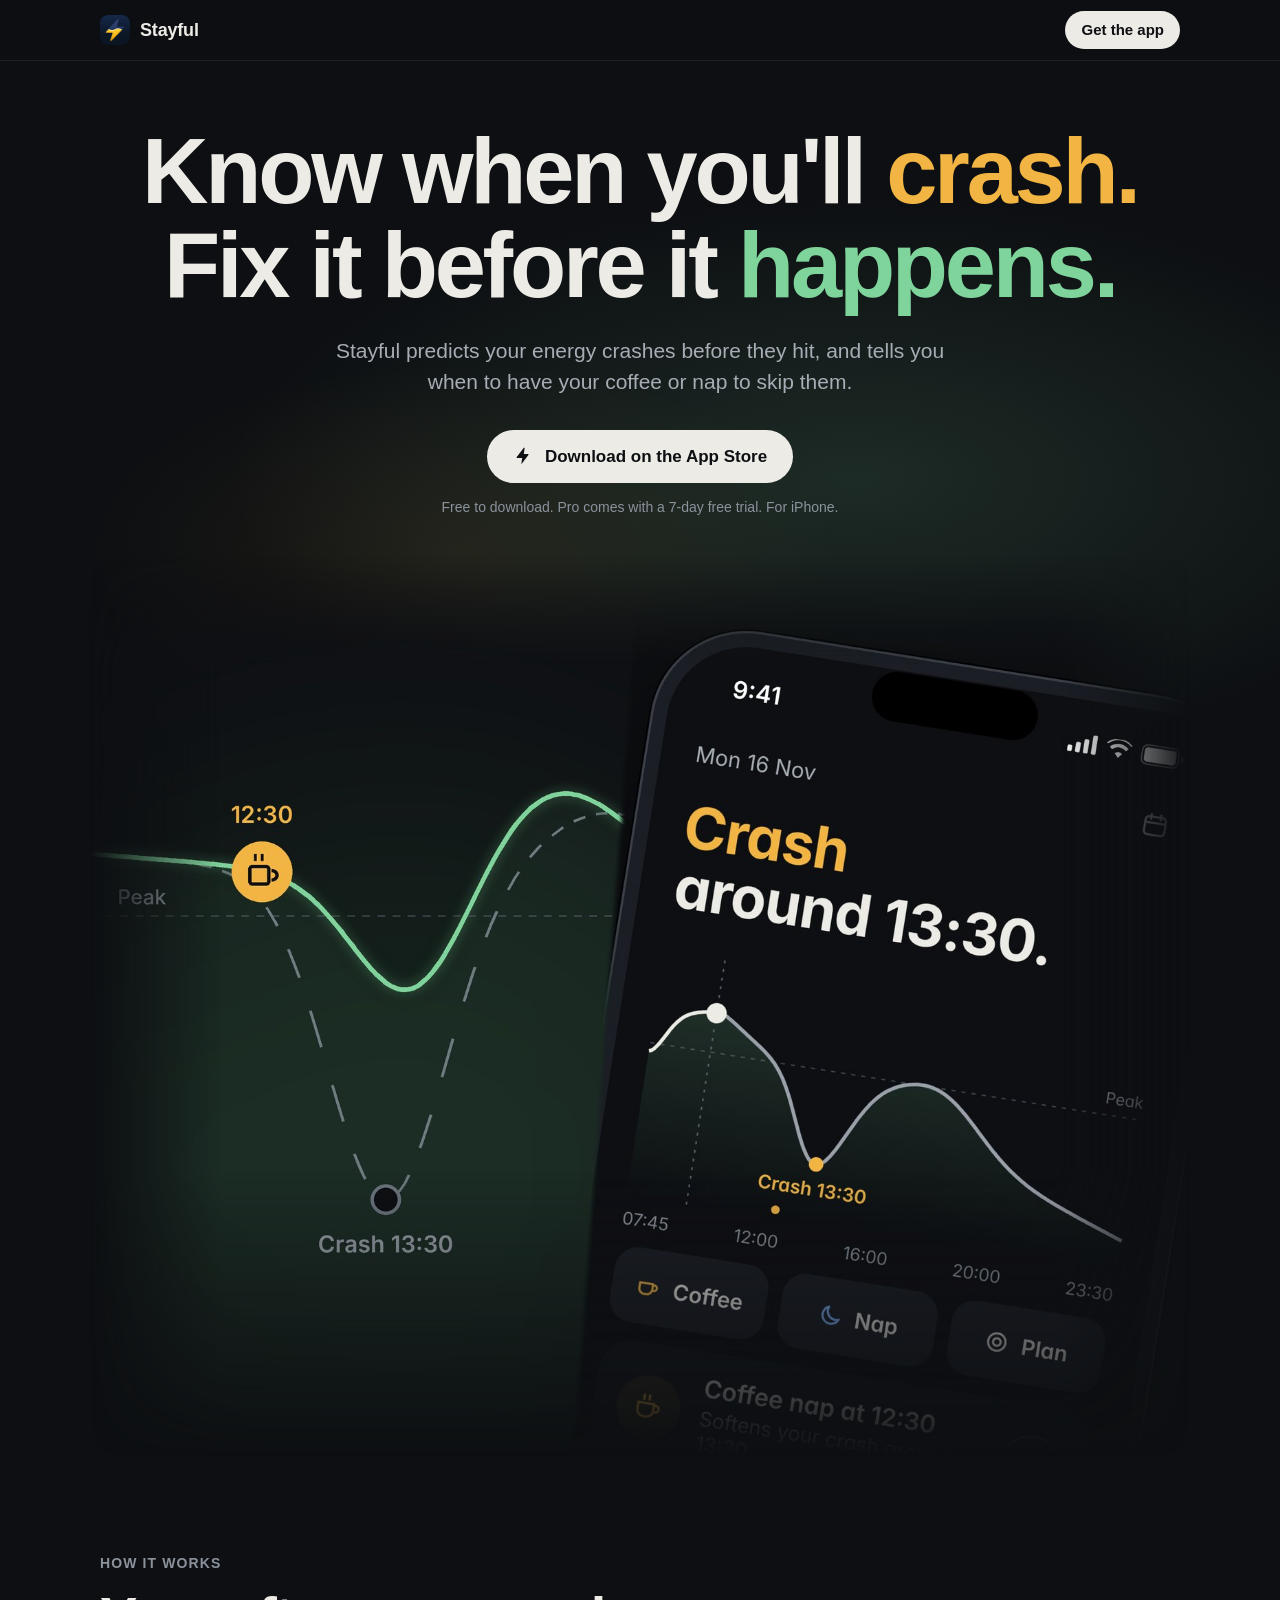
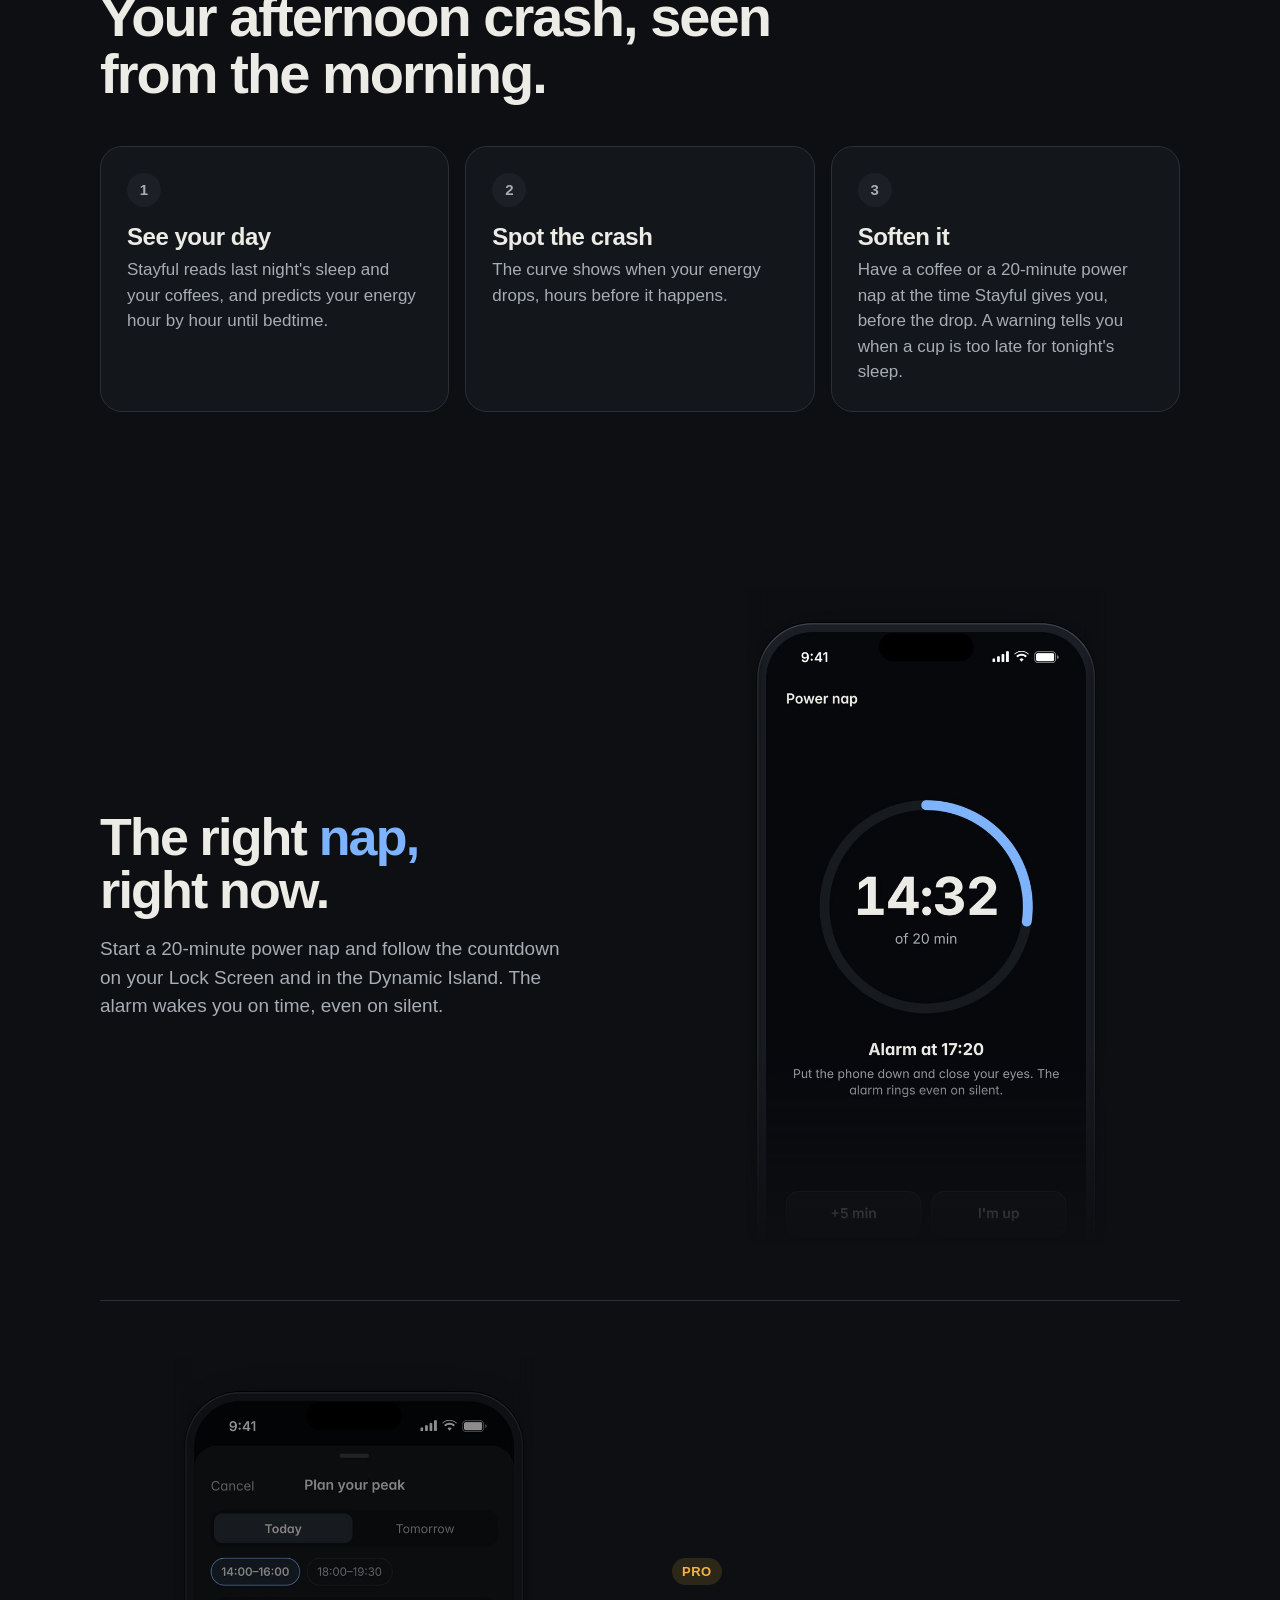
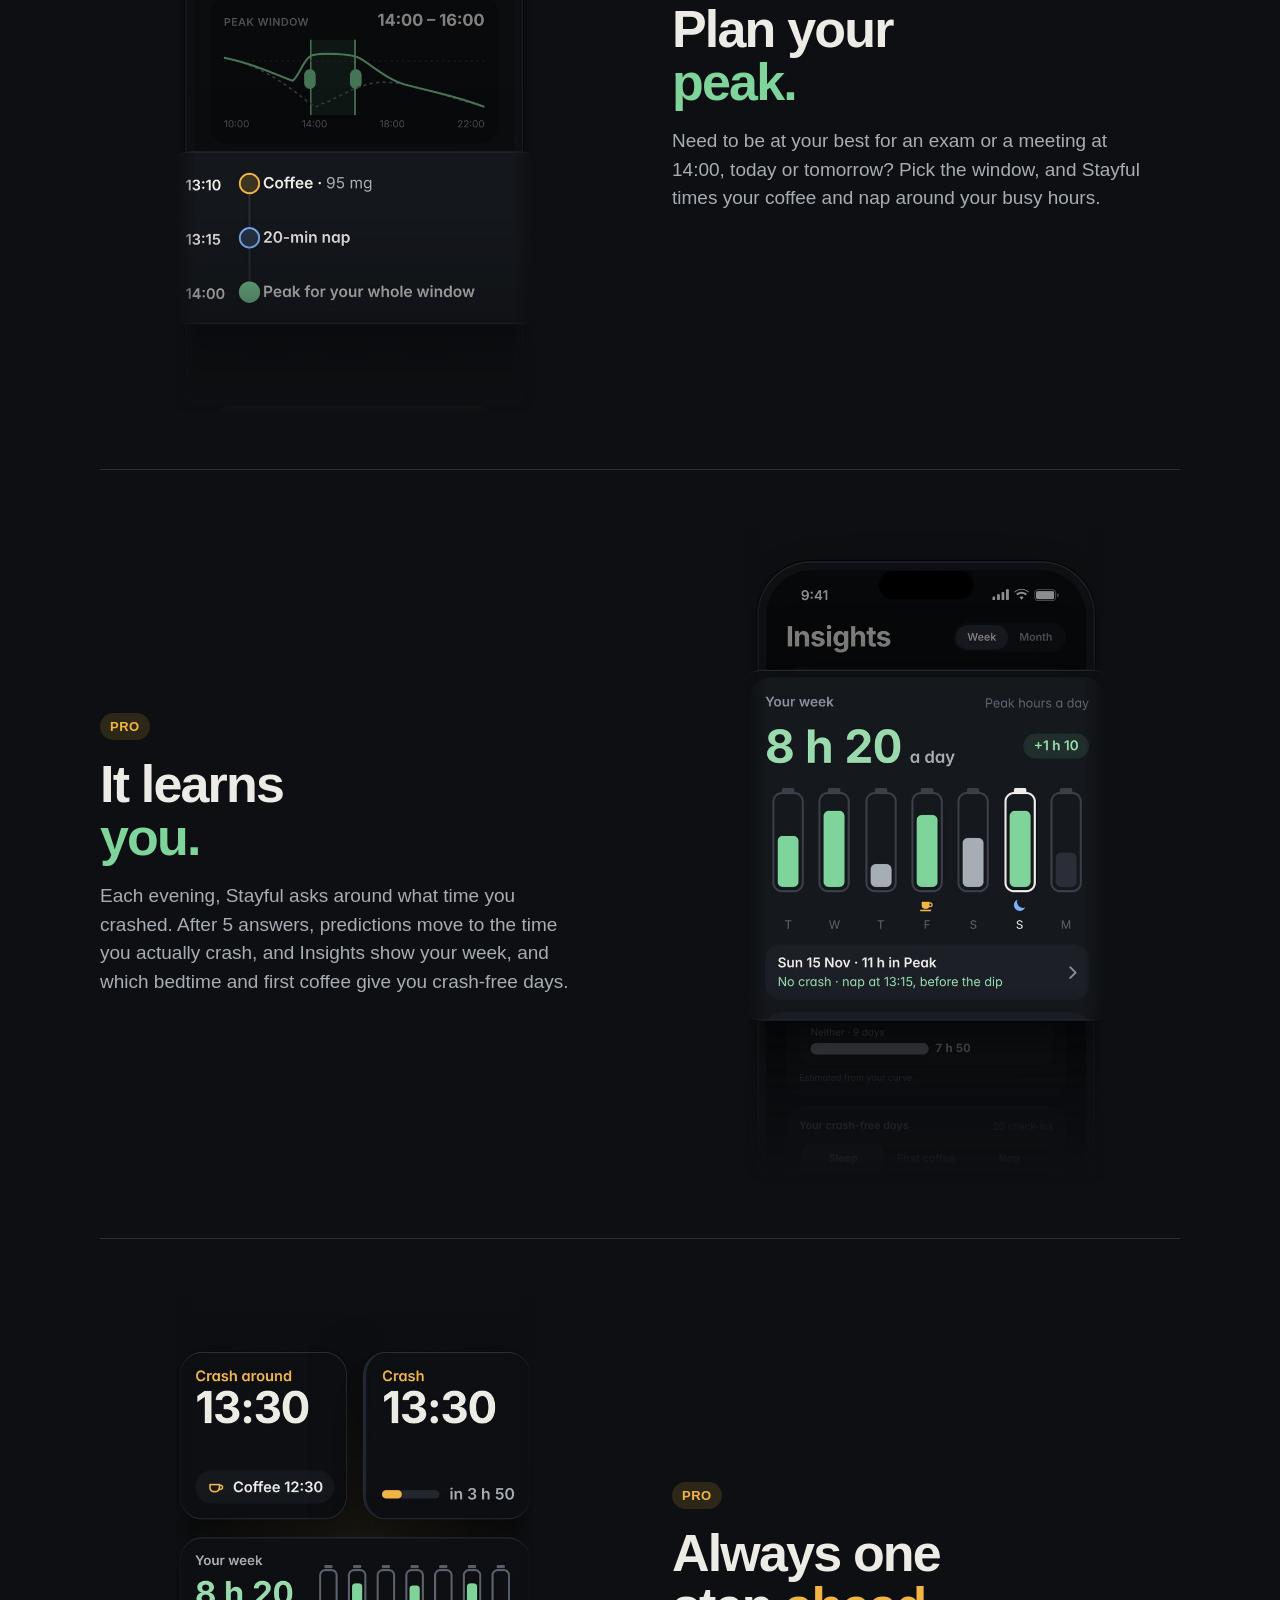
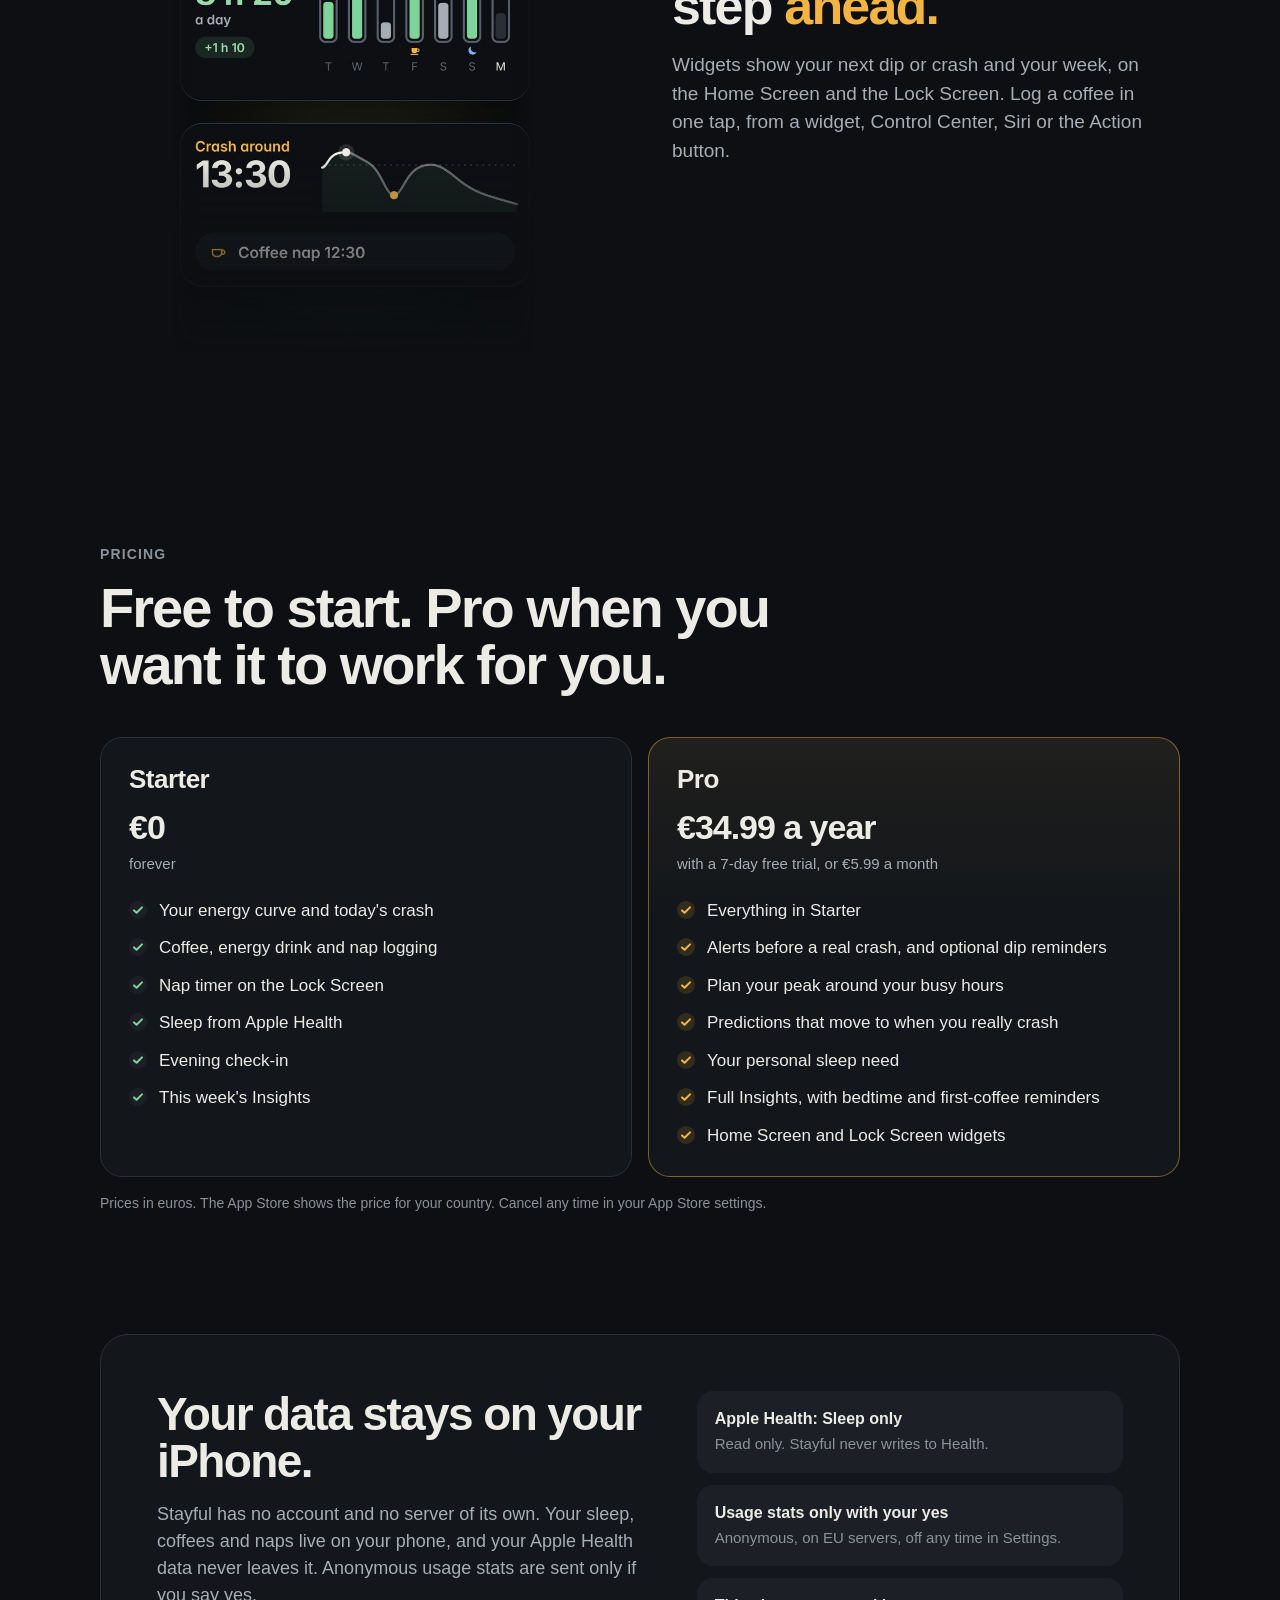
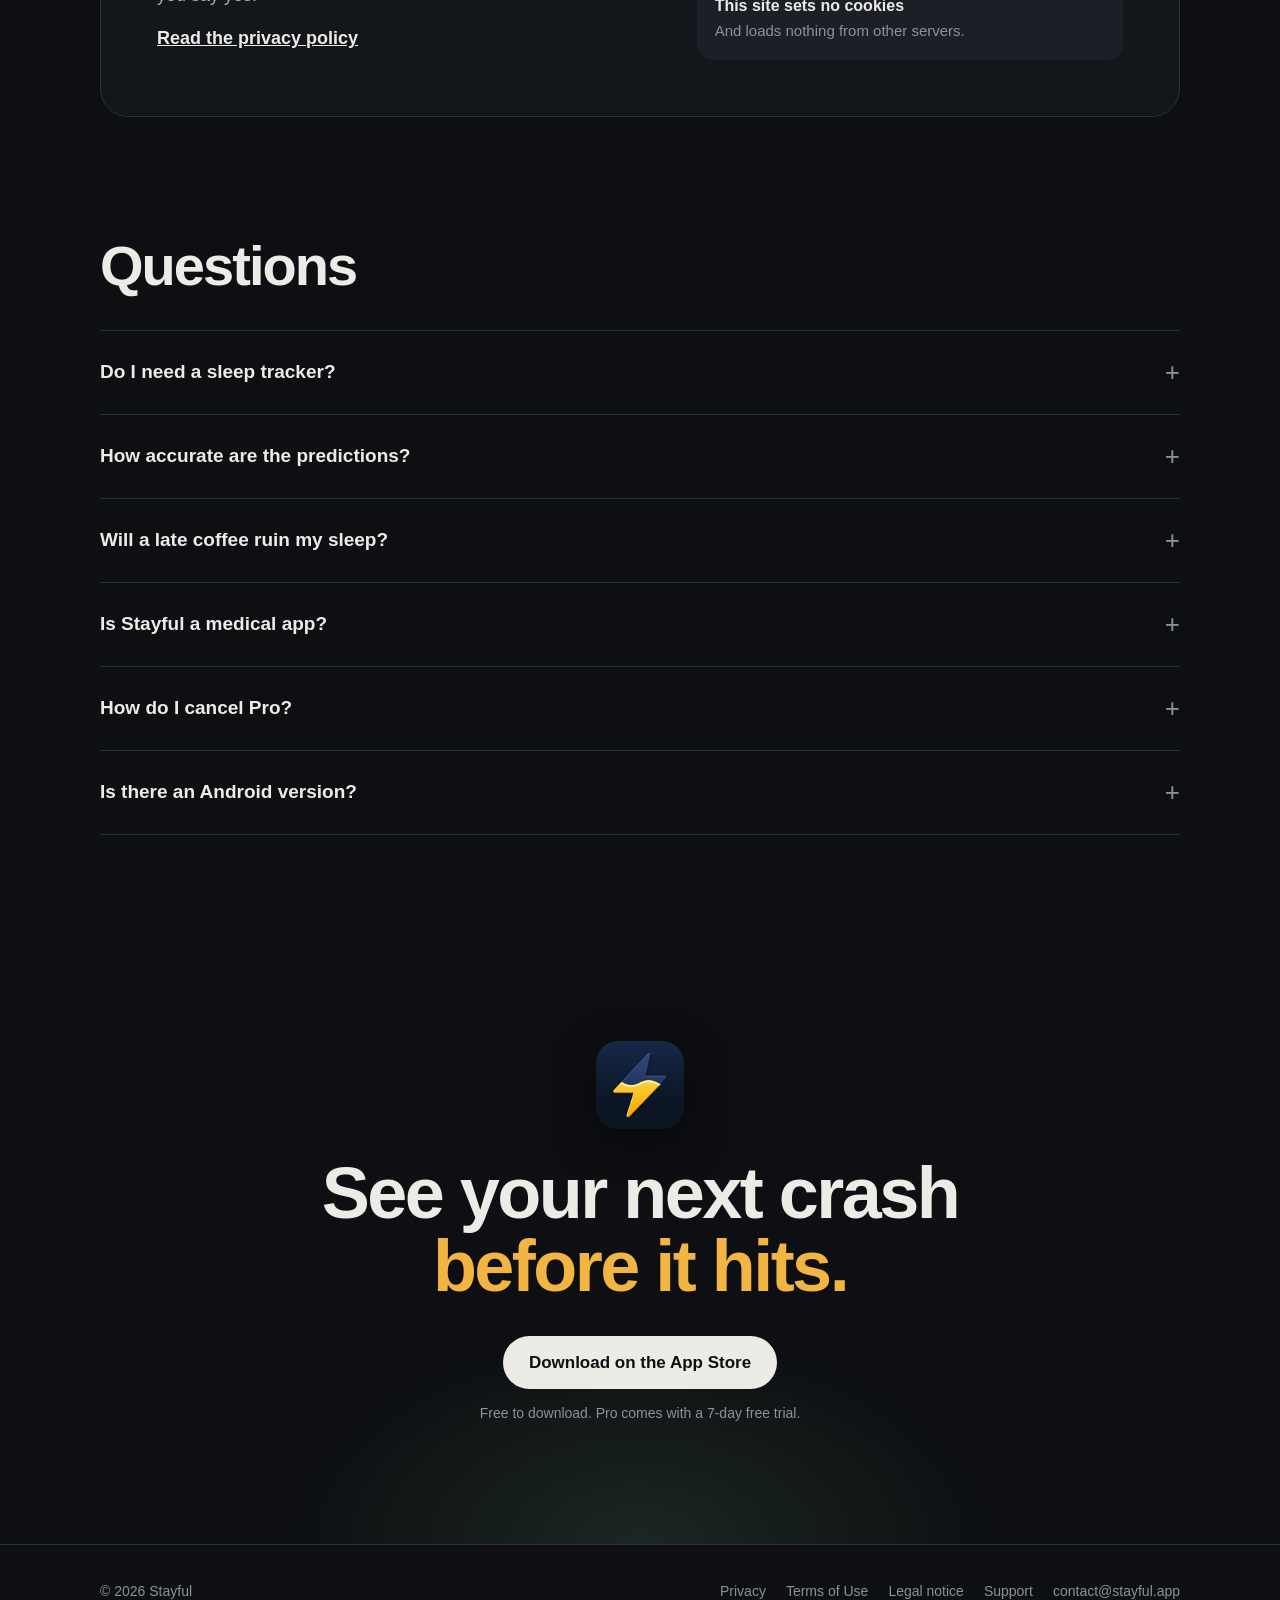
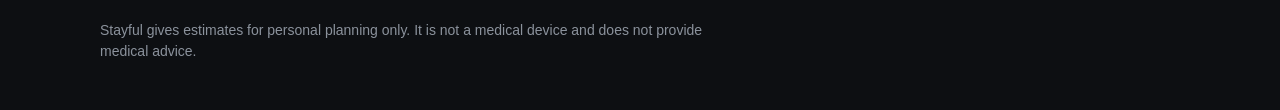
<file: index.html>
<!doctype html>
<html lang="en">
<head>
<meta charset="utf-8">
<meta name="viewport" content="width=device-width, initial-scale=1, viewport-fit=cover">
<title>Stayful: Predict your energy crashes</title>
<meta name="description" content="Stayful predicts your energy crashes before they hit, and tells you when to have your coffee or nap to skip them. For iPhone.">
<meta name="theme-color" content="#0D0F12">
<meta name="color-scheme" content="dark">
<meta property="og:title" content="Stayful: Predict your energy crashes">
<meta property="og:description" content="Know when you'll crash. Fix it before it happens.">
<meta property="og:image" content="https://stayful.app/img/hero.jpg">
<meta property="og:url" content="https://stayful.app/">
<meta property="og:type" content="website">
<meta name="twitter:card" content="summary_large_image">
<meta name="apple-itunes-app" content="app-id=6830175789">
<link rel="icon" type="image/png" href="favicon.png">
<link rel="apple-touch-icon" href="img/apple-touch-icon.png">
<link rel="canonical" href="https://stayful.app/">
<style>
:root{
  --bg:#0D0F12; --bg-deep:#06080B; --surface:#13161A; --raised:#171A1F; --tile:#1C2026;
  --border:#2A303A; --text:#EDEBE6; --muted:#A7ADB5; --faint:#8B929C;
  --caffeine:#F2B544; --on-caffeine:#1A1305; --peak:#7FD49B; --peak-text:#9ADBAE; --nap:#7DB3FF;
  --radius:22px; --gutter:20px; --max:1120px;
  --font:-apple-system,BlinkMacSystemFont,"SF Pro Display","SF Pro Text","Helvetica Neue","Segoe UI",Roboto,Arial,sans-serif;
}
*{box-sizing:border-box}
html{-webkit-text-size-adjust:100%;scroll-behavior:smooth}
body{margin:0;background:var(--bg);color:var(--text);font-family:var(--font);font-size:17px;line-height:1.5;-webkit-font-smoothing:antialiased;overflow-x:hidden}
img{display:block;max-width:100%;height:auto}
a{color:inherit}
.wrap{max-width:var(--max);margin:0 auto;padding:0 var(--gutter)}
h1,h2,h3{margin:0;font-weight:800;letter-spacing:-.035em;line-height:1.02}
p{margin:0}
.amber{color:var(--caffeine)} .green{color:var(--peak)} .blue{color:var(--nap)}

/* nav */
.nav{position:sticky;top:0;z-index:10;background:rgba(13,15,18,.78);backdrop-filter:saturate(160%) blur(14px);-webkit-backdrop-filter:saturate(160%) blur(14px);border-bottom:1px solid rgba(42,48,58,.6)}
.nav .wrap{display:flex;align-items:center;justify-content:space-between;height:60px}
.brand{display:flex;align-items:center;gap:10px;text-decoration:none;font-weight:700;font-size:18px;letter-spacing:-.01em}
.brand img{width:30px;height:30px;border-radius:8px}
.nav-cta{font-size:15px;font-weight:600;text-decoration:none;padding:8px 16px;border-radius:999px;background:var(--text);color:var(--bg)}

/* buttons */
.store{display:inline-flex;align-items:center;gap:12px;padding:14px 26px;border-radius:999px;background:var(--text);color:var(--bg);font-weight:700;font-size:17px;text-decoration:none;transition:transform .15s ease}
.store:hover{transform:translateY(-1px)}
.store svg{width:20px;height:20px}
.fine{color:var(--faint);font-size:14px;margin-top:14px}

/* hero */
.hero{position:relative;padding:64px 0 0;text-align:center;overflow:hidden}
.hero::before{content:"";position:absolute;inset:-10% -20% auto;height:900px;background:radial-gradient(50% 45% at 62% 62%,rgba(127,212,155,.14),transparent 70%),radial-gradient(30% 30% at 40% 70%,rgba(242,181,68,.08),transparent 70%);pointer-events:none}
.hero h1{position:relative;font-size:clamp(44px,9vw,92px)}
.hero .lead{position:relative;max-width:640px;margin:22px auto 0;color:var(--muted);font-size:clamp(18px,2.2vw,21px)}
.hero .cta{position:relative;margin-top:32px}
.hero-shot{position:relative;margin:40px auto 0;max-width:1100px;width:100%;
  -webkit-mask-image:linear-gradient(to bottom,transparent,#000 12%,#000 68%,transparent),linear-gradient(to right,transparent,#000 12%,#000 88%,transparent);
  -webkit-mask-composite:source-in;
  mask-image:linear-gradient(to bottom,transparent,#000 12%,#000 68%,transparent),linear-gradient(to right,transparent,#000 12%,#000 88%,transparent);
  mask-composite:intersect}

/* sections */
section{padding:96px 0}
.kicker{font-size:14px;font-weight:600;letter-spacing:.08em;text-transform:uppercase;color:var(--faint);margin-bottom:14px}
.section-title{font-size:clamp(34px,5.5vw,56px);max-width:760px}
.section-lead{color:var(--muted);font-size:19px;max-width:620px;margin-top:18px}

/* steps */
.steps{display:grid;gap:16px;margin-top:44px;counter-reset:step}
.step{background:var(--surface);border:1px solid var(--border);border-radius:var(--radius);padding:26px}
.step::before{counter-increment:step;content:counter(step);display:grid;place-items:center;width:34px;height:34px;border-radius:50%;background:var(--tile);color:var(--muted);font-weight:700;font-size:15px;margin-bottom:18px}
.step h3{font-size:24px;letter-spacing:-.02em}
.step p{color:var(--muted);margin-top:8px}
@media(min-width:860px){.steps{grid-template-columns:repeat(3,1fr)}}

/* features */
.feature{display:grid;gap:36px;align-items:center;padding:56px 0;border-top:1px solid var(--border)}
.feature:first-of-type{border-top:0}
.feature .shot{max-width:360px;width:100%;margin:0 auto;
  -webkit-mask-image:linear-gradient(to bottom,#000 70%,transparent),linear-gradient(to right,transparent,#000 6%,#000 94%,transparent);
  -webkit-mask-composite:source-in;
  mask-image:linear-gradient(to bottom,#000 70%,transparent),linear-gradient(to right,transparent,#000 6%,#000 94%,transparent);
  mask-composite:intersect}
.feature h3{font-size:clamp(34px,5vw,52px)}
.feature p{color:var(--muted);font-size:19px;margin-top:18px;max-width:480px}
.pro{display:inline-block;font-size:13px;font-weight:700;letter-spacing:.04em;padding:4px 10px;border-radius:999px;background:rgba(242,181,68,.14);color:var(--caffeine);margin-bottom:18px}
@media(max-width:859px){
  .feature .text{text-align:center}
  .feature h3 br{display:none}
  .feature p{margin-left:auto;margin-right:auto}
}
@media(min-width:860px){
  .feature{grid-template-columns:1fr 1fr;gap:64px}
  .feature:nth-of-type(even) .text{order:2}
}

/* pricing */
.plans{display:grid;gap:16px;margin-top:44px}
.plan{background:var(--surface);border:1px solid var(--border);border-radius:var(--radius);padding:28px}
.plan.is-pro{border-color:rgba(242,181,68,.45);background:linear-gradient(180deg,rgba(242,181,68,.06),transparent 40%),var(--surface)}
.plan h3{font-size:26px;letter-spacing:-.02em}
.price{margin-top:10px;font-size:15px;color:var(--muted)}
.price strong{display:block;font-size:34px;color:var(--text);letter-spacing:-.03em;font-weight:800}
.plan ul{list-style:none;padding:0;margin:22px 0 0;display:grid;gap:12px}
.plan li{display:flex;gap:12px;align-items:flex-start}
.plan li::before{content:"";flex:none;width:18px;height:18px;margin-top:3px;border-radius:50%;background:var(--tile) url("data:image/svg+xml,%3Csvg xmlns='http://www.w3.org/2000/svg' viewBox='0 0 18 18'%3E%3Cpath d='M5 9.4l2.6 2.4L13 6.4' fill='none' stroke='%237FD49B' stroke-width='2' stroke-linecap='round' stroke-linejoin='round'/%3E%3C/svg%3E") center/18px no-repeat}
.plan.is-pro li::before{background-color:rgba(242,181,68,.14);background-image:url("data:image/svg+xml,%3Csvg xmlns='http://www.w3.org/2000/svg' viewBox='0 0 18 18'%3E%3Cpath d='M5 9.4l2.6 2.4L13 6.4' fill='none' stroke='%23F2B544' stroke-width='2' stroke-linecap='round' stroke-linejoin='round'/%3E%3C/svg%3E")}
.plans-note{color:var(--faint);font-size:14px;margin-top:16px}
@media(min-width:860px){.plans{grid-template-columns:1fr 1fr}}

/* privacy */
.privacy{background:var(--surface);border:1px solid var(--border);border-radius:28px;padding:40px 28px;display:grid;gap:28px}
.privacy h2{font-size:clamp(30px,4.6vw,46px)}
.privacy p{color:var(--muted);font-size:18px;margin-top:16px}
.privacy a{color:var(--text);font-weight:600}
.facts{display:grid;gap:12px;align-content:start}
.fact{background:var(--tile);border-radius:16px;padding:16px 18px}
.fact strong{display:block;font-size:16px}
.fact span{color:var(--faint);font-size:15px}
@media(min-width:860px){.privacy{grid-template-columns:1.2fr 1fr;padding:56px}}

/* faq */
.faq{margin-top:36px;border-top:1px solid var(--border)}
.faq details{border-bottom:1px solid var(--border)}
.faq summary{list-style:none;cursor:pointer;display:flex;justify-content:space-between;align-items:center;gap:16px;padding:22px 0;font-size:19px;font-weight:600}
.faq summary::-webkit-details-marker{display:none}
.faq summary::after{content:"+";font-size:26px;font-weight:400;color:var(--faint);transition:transform .2s ease}
.faq details[open] summary::after{transform:rotate(45deg)}
.faq p{color:var(--muted);padding:0 0 22px;max-width:720px}

/* final */
.final{text-align:center;padding:110px 0 120px;position:relative;overflow:hidden}
.final::before{content:"";position:absolute;inset:0;background:radial-gradient(40% 50% at 50% 100%,rgba(127,212,155,.12),transparent 70%);pointer-events:none}
.final h2{position:relative;font-size:clamp(38px,7vw,72px)}
.final .icon{position:relative;width:88px;height:88px;border-radius:22px;margin:0 auto 28px;box-shadow:0 12px 40px rgba(0,0,0,.5)}
.final .cta{position:relative;margin-top:32px}

/* footer */
footer{border-top:1px solid var(--border);padding:36px 0 48px;color:var(--faint);font-size:14px}
footer .row{display:flex;flex-wrap:wrap;gap:12px 24px;justify-content:space-between;align-items:center}
footer nav{display:flex;flex-wrap:wrap;gap:8px 20px}
footer a{text-decoration:none}
footer a:hover{color:var(--text)}
footer .disclaimer{margin-top:18px;max-width:640px}

@media(max-width:640px){.hero-shot{width:170%;max-width:none;margin-left:-14%}}
@media(prefers-reduced-motion:reduce){html{scroll-behavior:auto}.store{transition:none}}
</style>
</head>
<body>

<header class="nav">
  <div class="wrap">
    <a class="brand" href="/"><img src="img/icon-64.png" alt="" width="30" height="30">Stayful</a>
    <a class="nav-cta" href="https://apps.apple.com/app/id6830175789">Get the app</a>
  </div>
</header>

<main>
  <div class="hero">
    <div class="wrap">
      <h1>Know when you'll <span class="amber">crash.</span><br>Fix it before it <span class="green">happens.</span></h1>
      <p class="lead">Stayful predicts your energy crashes before they hit, and tells you when to have your coffee or nap to skip them.</p>
      <div class="cta" id="get">
        <a class="store" href="https://apps.apple.com/app/id6830175789">
          <svg viewBox="0 0 24 24" aria-hidden="true"><path fill="currentColor" d="M13 2 4.5 13.2c-.4.5 0 1.3.6 1.3H11l-1 7.5 8.5-11.2c.4-.5 0-1.3-.6-1.3H13l1-7.5z"/></svg>
          Download on the App Store
        </a>
        <p class="fine">Free to download. Pro comes with a 7-day free trial. For iPhone.</p>
      </div>
    </div>
    <img class="hero-shot" src="img/hero.jpg" width="1600" height="1307" alt="Stayful on iPhone: crash around 13:30. A coffee nap at 12:30 softens the crash: the curve dips far less than without it.">
  </div>

  <section id="how">
    <div class="wrap">
      <p class="kicker">How it works</p>
      <h2 class="section-title">Your afternoon crash, seen from the morning.</h2>
      <div class="steps">
        <div class="step">
          <h3>See your day</h3>
          <p>Stayful reads last night's sleep and your coffees, and predicts your energy hour by hour until bedtime.</p>
        </div>
        <div class="step">
          <h3>Spot the crash</h3>
          <p>The curve shows when your energy drops, hours before it happens.</p>
        </div>
        <div class="step">
          <h3>Soften it</h3>
          <p>Have a coffee or a 20-minute power nap at the time Stayful gives you, before the drop. A warning tells you when a cup is too late for tonight's sleep.</p>
        </div>
      </div>
    </div>
  </section>

  <section id="features" style="padding-top:24px">
    <div class="wrap">
      <article class="feature">
        <div class="text">
          <h3>The right <span class="blue">nap,</span> <br>right now.</h3>
          <p>Start a 20-minute power nap and follow the countdown on your Lock Screen and in the Dynamic Island. The alarm wakes you on time, even on silent.</p>
        </div>
        <img class="shot" src="img/nap.jpg" width="660" height="1203" loading="lazy" alt="Power nap timer: 14:32 of 20 min, alarm at 17:20, with +5 min and I'm up buttons.">
      </article>

      <article class="feature">
        <div class="text">
          <span class="pro">PRO</span>
          <h3>Plan your <br><span class="green">peak.</span></h3>
          <p>Need to be at your best for an exam or a meeting at 14:00, today or tomorrow? Pick the window, and Stayful times your coffee and nap around your busy hours.</p>
        </div>
        <img class="shot" src="img/plan.jpg" width="660" height="1203" loading="lazy" alt="Plan your peak for a 14:00 to 16:00 meeting: coffee at 13:10, a 20-minute nap at 13:15, Peak for the whole window.">
      </article>

      <article class="feature">
        <div class="text">
          <span class="pro">PRO</span>
          <h3>It learns <br><span class="green">you.</span></h3>
          <p>Each evening, Stayful asks around what time you crashed. After 5 answers, predictions move to the time you actually crash, and Insights show your week, and which bedtime and first coffee give you crash-free days.</p>
        </div>
        <img class="shot" src="img/insights.jpg" width="660" height="1203" loading="lazy" alt="Insights, Your week: 8 h 20 a day in Peak, 1 h 10 more than last week, and a day with no crash after a nap before the dip.">
      </article>

      <article class="feature">
        <div class="text">
          <span class="pro">PRO</span>
          <h3>Always one <br>step <span class="amber">ahead.</span></h3>
          <p>Widgets show your next dip or crash and your week, on the Home Screen and the Lock Screen. Log a coffee in one tap, from a widget, Control Center, Siri or the Action button.</p>
        </div>
        <img class="shot" src="img/widgets.jpg" width="660" height="1203" loading="lazy" alt="Home Screen widgets: crash around 13:30 with a coffee at 12:30, a countdown to the crash, Your week at 8 h 20 a day, and today's curve with a coffee nap at 12:30.">
      </article>
    </div>
  </section>

  <section id="pricing" style="padding-top:40px">
    <div class="wrap">
      <p class="kicker">Pricing</p>
      <h2 class="section-title">Free to start. Pro when you want it to work for you.</h2>
      <div class="plans">
        <div class="plan">
          <h3>Starter</h3>
          <p class="price"><strong>€0</strong>forever</p>
          <ul>
            <li>Your energy curve and today's crash</li>
            <li>Coffee, energy drink and nap logging</li>
            <li>Nap timer on the Lock Screen</li>
            <li>Sleep from Apple Health</li>
            <li>Evening check-in</li>
            <li>This week's Insights</li>
          </ul>
        </div>
        <div class="plan is-pro">
          <h3>Pro</h3>
          <p class="price"><strong>€34.99 a year</strong>with a 7-day free trial, or €5.99 a month</p>
          <ul>
            <li>Everything in Starter</li>
            <li>Alerts before a real crash, and optional dip reminders</li>
            <li>Plan your peak around your busy hours</li>
            <li>Predictions that move to when you really crash</li>
            <li>Your personal sleep need</li>
            <li>Full Insights, with bedtime and first-coffee reminders</li>
            <li>Home Screen and Lock Screen widgets</li>
          </ul>
        </div>
      </div>
      <p class="plans-note">Prices in euros. The App Store shows the price for your country. Cancel any time in your App Store settings.</p>
    </div>
  </section>

  <section id="privacy" style="padding-top:24px">
    <div class="wrap">
      <div class="privacy">
        <div>
          <h2>Your data stays on your iPhone.</h2>
          <p>Stayful has no account and no server of its own. Your sleep, coffees and naps live on your phone, and your Apple Health data never leaves it. Anonymous usage stats are sent only if you say yes.</p>
          <p><a href="/privacy">Read the privacy policy</a></p>
        </div>
        <div class="facts">
          <div class="fact"><strong>Apple Health: Sleep only</strong><span>Read only. Stayful never writes to Health.</span></div>
          <div class="fact"><strong>Usage stats only with your yes</strong><span>Anonymous, on EU servers, off any time in Settings.</span></div>
          <div class="fact"><strong>This site sets no cookies</strong><span>And loads nothing from other servers.</span></div>
        </div>
      </div>
    </div>
  </section>

  <section id="faq" style="padding-top:24px">
    <div class="wrap">
      <h2 class="section-title">Questions</h2>
      <div class="faq">
        <details>
          <summary>Do I need a sleep tracker?</summary>
          <p>Stayful reads your sleep from Apple Health if you use a watch or a sleep app. Without one, it uses the usual bedtime and wake-up you enter, and you tap "I'm up" in the morning.</p>
        </details>
        <details>
          <summary>How accurate are the predictions?</summary>
          <p>They start from a model of sleep pressure, your body clock and caffeine. Each evening you can answer "Around what time did you crash?", and Insights show how close each prediction was. With Pro, predictions move to the time you actually crash.</p>
        </details>
        <details>
          <summary>Will a late coffee ruin my sleep?</summary>
          <p>Stayful tracks how much caffeine is still active and shows your last good time for a cup. When you log one after it, a notice tells you before you save. It also never suggests more than 400 mg of caffeine in a day, the level EFSA gives for adults.</p>
        </details>
        <details>
          <summary>Is Stayful a medical app?</summary>
          <p>No. Stayful gives estimates for personal planning only. It is not a medical device and does not provide medical advice.</p>
        </details>
        <details>
          <summary>How do I cancel Pro?</summary>
          <p>In your iPhone's Settings, tap your name, then Subscriptions. Cancel at least 24 hours before the renewal date.</p>
        </details>
        <details>
          <summary>Is there an Android version?</summary>
          <p>Stayful is iPhone only for now.</p>
        </details>
      </div>
    </div>
  </section>

  <section class="final">
    <div class="wrap">
      <img class="icon" src="img/icon-128.png" width="88" height="88" alt="">
      <h2>See your next crash<br><span class="amber">before it hits.</span></h2>
      <div class="cta">
        <a class="store" href="https://apps.apple.com/app/id6830175789">Download on the App Store</a>
        <p class="fine">Free to download. Pro comes with a 7-day free trial.</p>
      </div>
    </div>
  </section>
</main>

<footer>
  <div class="wrap">
    <div class="row">
      <span>© 2026 Stayful</span>
      <nav aria-label="Legal">
        <a href="/privacy">Privacy</a>
        <a href="https://www.apple.com/legal/internet-services/itunes/dev/stdeula/">Terms of Use</a>
        <a href="/legal">Legal notice</a>
        <a href="/support">Support</a>
        <a href="mailto:contact@stayful.app">contact@stayful.app</a>
      </nav>
    </div>
    <p class="disclaimer">Stayful gives estimates for personal planning only. It is not a medical device and does not provide medical advice.</p>
  </div>
</footer>

</body>
</html>
</file>
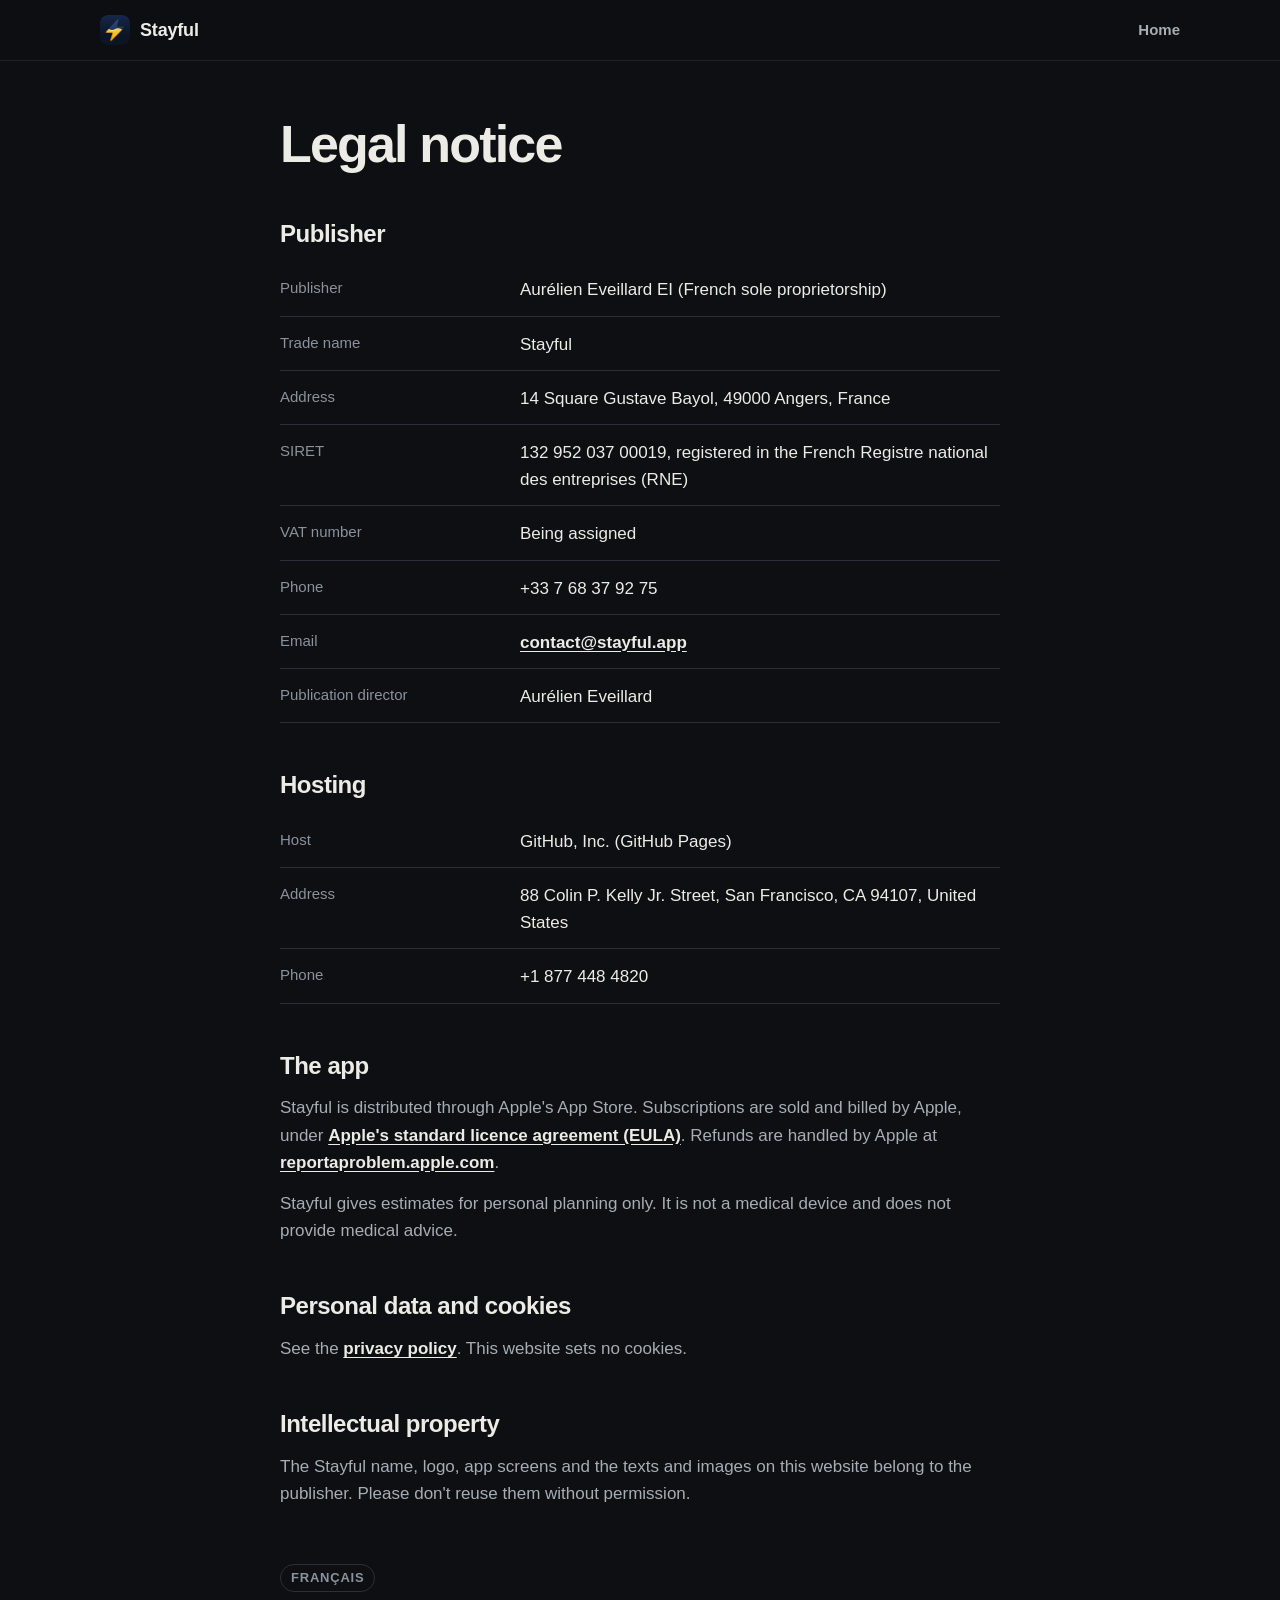
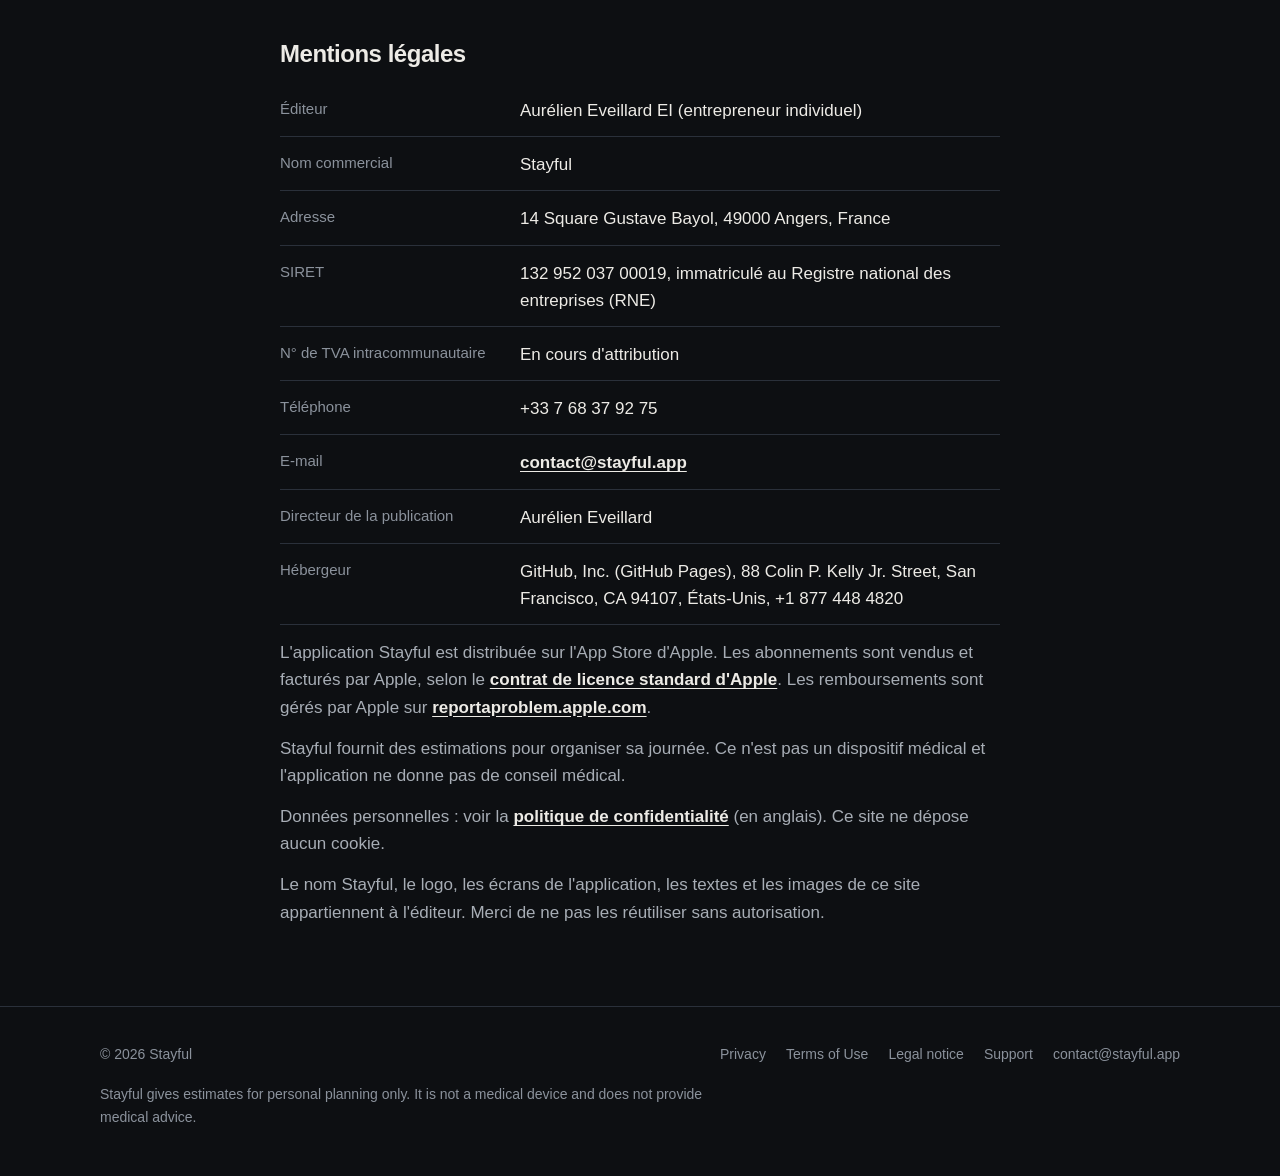
<file: legal/index.html>
<!doctype html>
<html lang="en">
<head>
<meta charset="utf-8">
<meta name="viewport" content="width=device-width, initial-scale=1, viewport-fit=cover">
<title>Legal notice · Stayful</title>
<meta name="description" content="Who publishes Stayful and who hosts this website.">
<meta name="theme-color" content="#0D0F12">
<meta name="color-scheme" content="dark">
<link rel="icon" type="image/png" href="/favicon.png">
<link rel="apple-touch-icon" href="/img/apple-touch-icon.png">
<link rel="canonical" href="https://stayful.app/legal">
<link rel="stylesheet" href="/css/doc.css">
</head>
<body>

<header class="nav">
  <div class="wrap">
    <a class="brand" href="/"><img src="/img/icon-64.png" alt="" width="30" height="30">Stayful</a>
    <a class="nav-link" href="/">Home</a>
  </div>
</header>

<main>
  <div class="wrap">
    <h1>Legal notice</h1>

    <h2>Publisher</h2>
    <dl>
      <div><dt>Publisher</dt><dd>Aurélien Eveillard EI (French sole proprietorship)</dd></div>
      <div><dt>Trade name</dt><dd>Stayful</dd></div>
      <div><dt>Address</dt><dd>14 Square Gustave Bayol, 49000 Angers, France</dd></div>
      <div><dt>SIRET</dt><dd>132 952 037 00019, registered in the French Registre national des entreprises (RNE)</dd></div>
      <div><dt>VAT number</dt><dd>Being assigned</dd></div>
      <div><dt>Phone</dt><dd>+33 7 68 37 92 75</dd></div>
      <div><dt>Email</dt><dd><a href="mailto:contact@stayful.app">contact@stayful.app</a></dd></div>
      <div><dt>Publication director</dt><dd>Aurélien Eveillard</dd></div>
    </dl>

    <h2>Hosting</h2>
    <dl>
      <div><dt>Host</dt><dd>GitHub, Inc. (GitHub Pages)</dd></div>
      <div><dt>Address</dt><dd>88 Colin P. Kelly Jr. Street, San Francisco, CA 94107, United States</dd></div>
      <div><dt>Phone</dt><dd>+1 877 448 4820</dd></div>
    </dl>

    <h2>The app</h2>
    <p>Stayful is distributed through Apple's App Store. Subscriptions are sold and billed by Apple, under <a href="https://www.apple.com/legal/internet-services/itunes/dev/stdeula/">Apple's standard licence agreement (EULA)</a>. Refunds are handled by Apple at <a href="https://reportaproblem.apple.com">reportaproblem.apple.com</a>.</p>
    <p>Stayful gives estimates for personal planning only. It is not a medical device and does not provide medical advice.</p>

    <h2>Personal data and cookies</h2>
    <p>See the <a href="/privacy">privacy policy</a>. This website sets no cookies.</p>

    <h2>Intellectual property</h2>
    <p>The Stayful name, logo, app screens and the texts and images on this website belong to the publisher. Please don't reuse them without permission.</p>

    <span class="lang" lang="fr">Français</span>
    <div lang="fr">
      <h2>Mentions légales</h2>
      <dl>
        <div><dt>Éditeur</dt><dd>Aurélien Eveillard EI (entrepreneur individuel)</dd></div>
        <div><dt>Nom commercial</dt><dd>Stayful</dd></div>
        <div><dt>Adresse</dt><dd>14 Square Gustave Bayol, 49000 Angers, France</dd></div>
        <div><dt>SIRET</dt><dd>132 952 037 00019, immatriculé au Registre national des entreprises (RNE)</dd></div>
        <div><dt>N° de TVA intracommunautaire</dt><dd>En cours d'attribution</dd></div>
        <div><dt>Téléphone</dt><dd>+33 7 68 37 92 75</dd></div>
        <div><dt>E-mail</dt><dd><a href="mailto:contact@stayful.app">contact@stayful.app</a></dd></div>
        <div><dt>Directeur de la publication</dt><dd>Aurélien Eveillard</dd></div>
        <div><dt>Hébergeur</dt><dd>GitHub, Inc. (GitHub Pages), 88 Colin P. Kelly Jr. Street, San Francisco, CA 94107, États-Unis, +1 877 448 4820</dd></div>
      </dl>
      <p>L'application Stayful est distribuée sur l'App Store d'Apple. Les abonnements sont vendus et facturés par Apple, selon le <a href="https://www.apple.com/legal/internet-services/itunes/dev/stdeula/">contrat de licence standard d'Apple</a>. Les remboursements sont gérés par Apple sur <a href="https://reportaproblem.apple.com">reportaproblem.apple.com</a>.</p>
      <p>Stayful fournit des estimations pour organiser sa journée. Ce n'est pas un dispositif médical et l'application ne donne pas de conseil médical.</p>
      <p>Données personnelles : voir la <a href="/privacy">politique de confidentialité</a> (en anglais). Ce site ne dépose aucun cookie.</p>
      <p>Le nom Stayful, le logo, les écrans de l'application, les textes et les images de ce site appartiennent à l'éditeur. Merci de ne pas les réutiliser sans autorisation.</p>
    </div>
  </div>
</main>

<footer>
  <div class="wrap">
    <div class="row">
      <span>© 2026 Stayful</span>
      <nav aria-label="Legal">
        <a href="/privacy">Privacy</a>
        <a href="https://www.apple.com/legal/internet-services/itunes/dev/stdeula/">Terms of Use</a>
        <a href="/legal">Legal notice</a>
        <a href="/support">Support</a>
        <a href="mailto:contact@stayful.app">contact@stayful.app</a>
      </nav>
    </div>
    <p class="disclaimer">Stayful gives estimates for personal planning only. It is not a medical device and does not provide medical advice.</p>
  </div>
</footer>

</body>
</html>
</file>
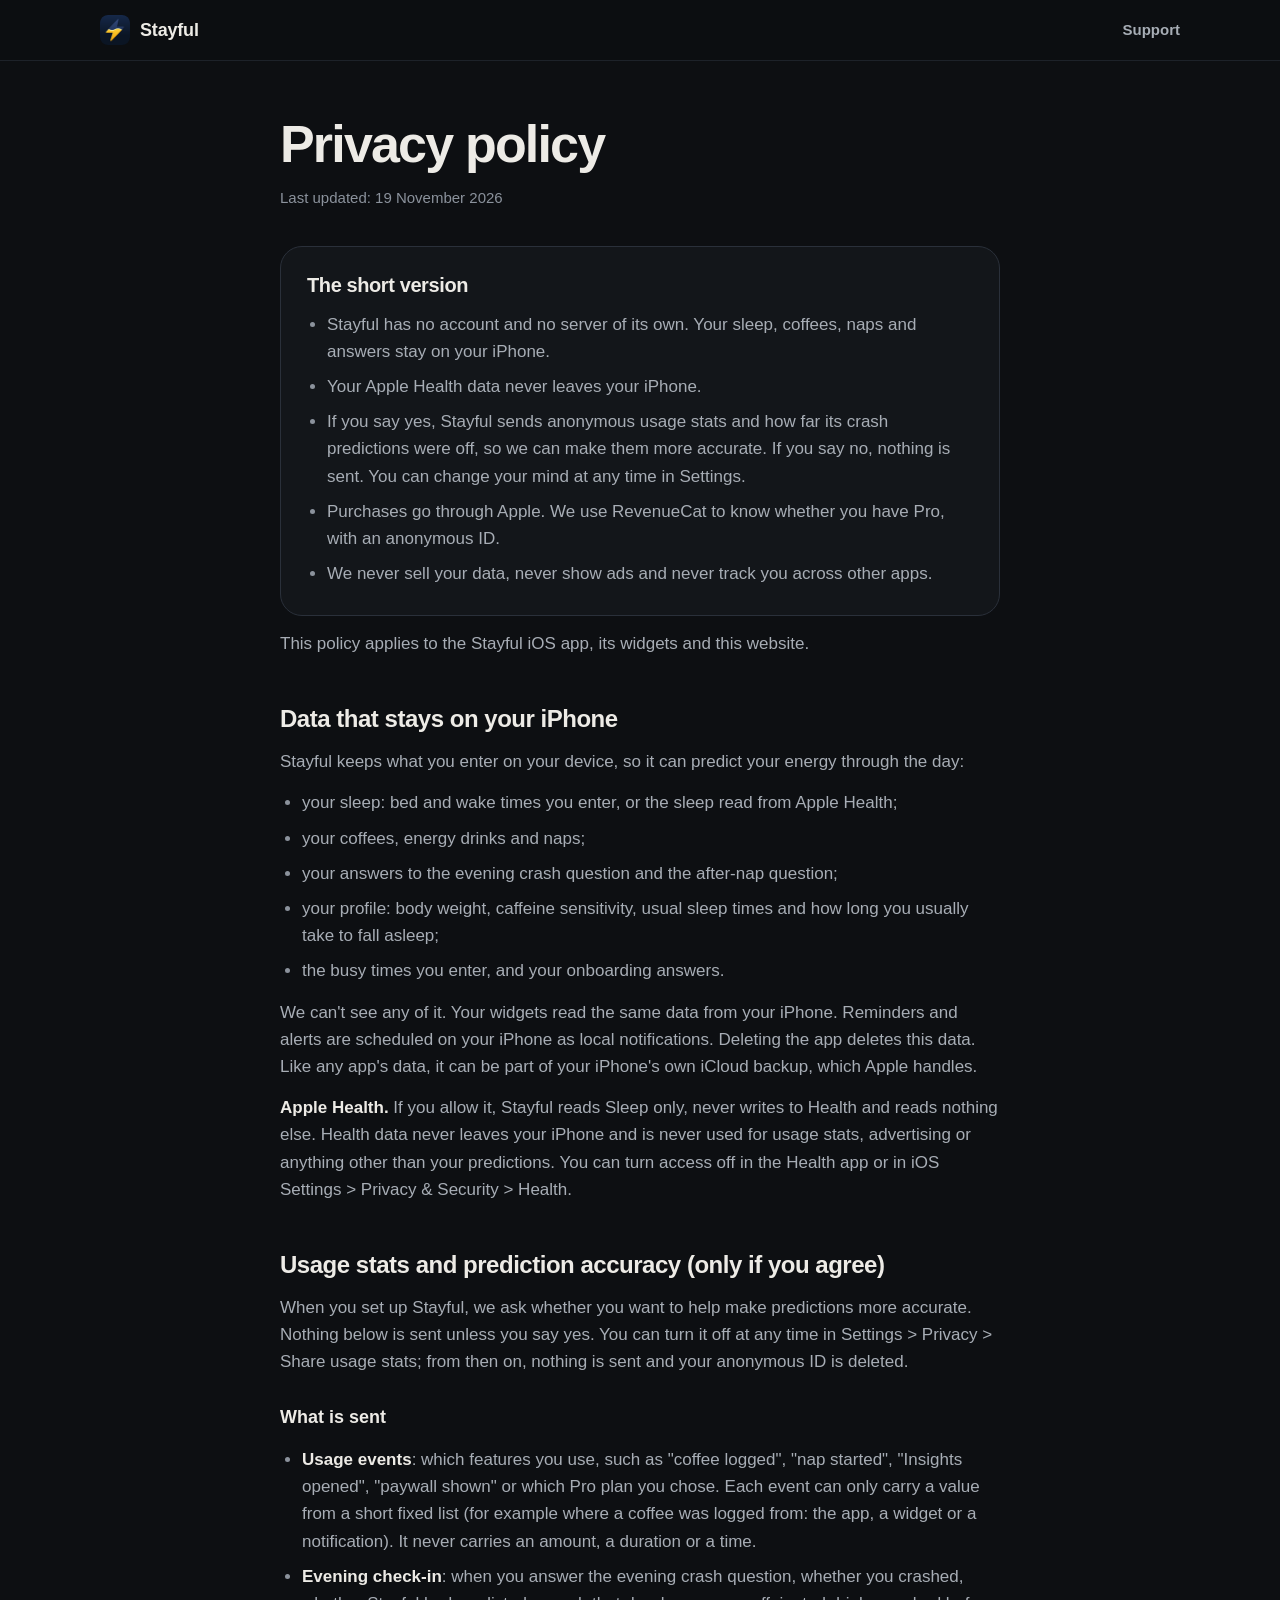
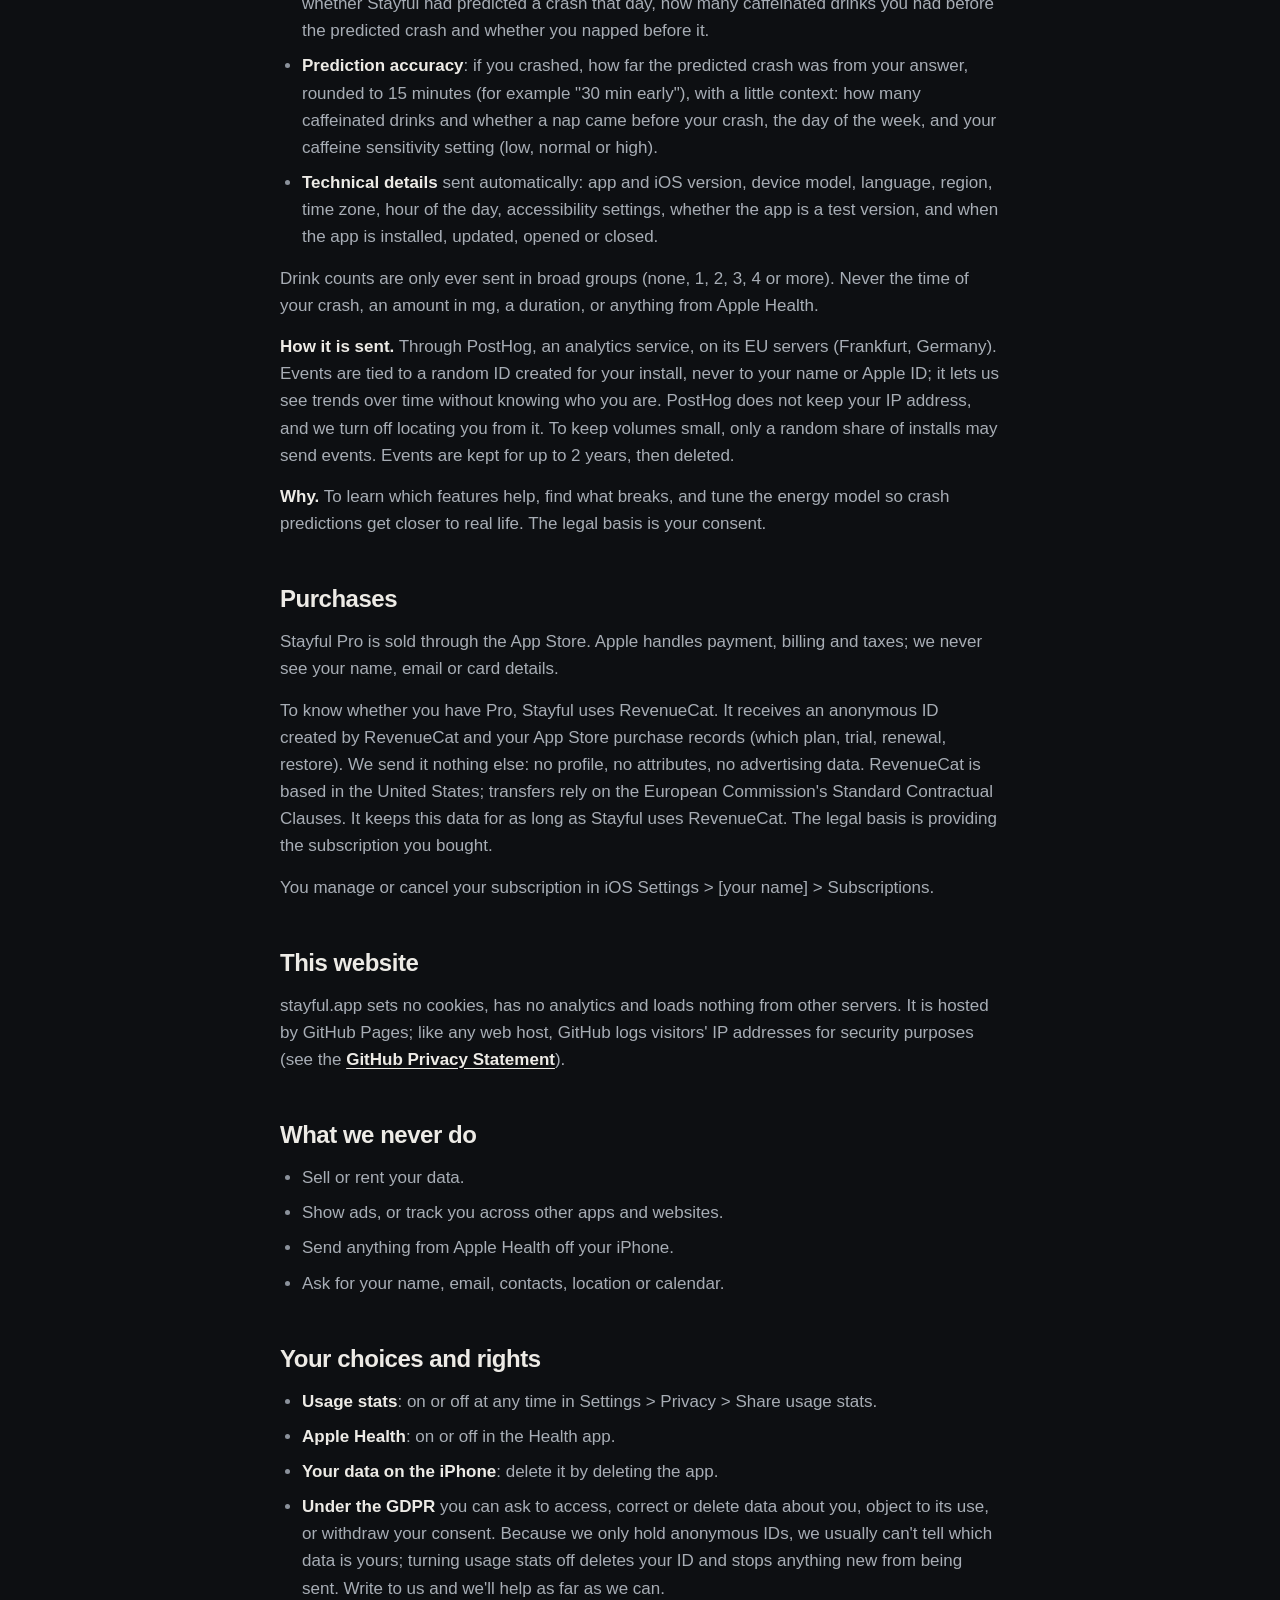
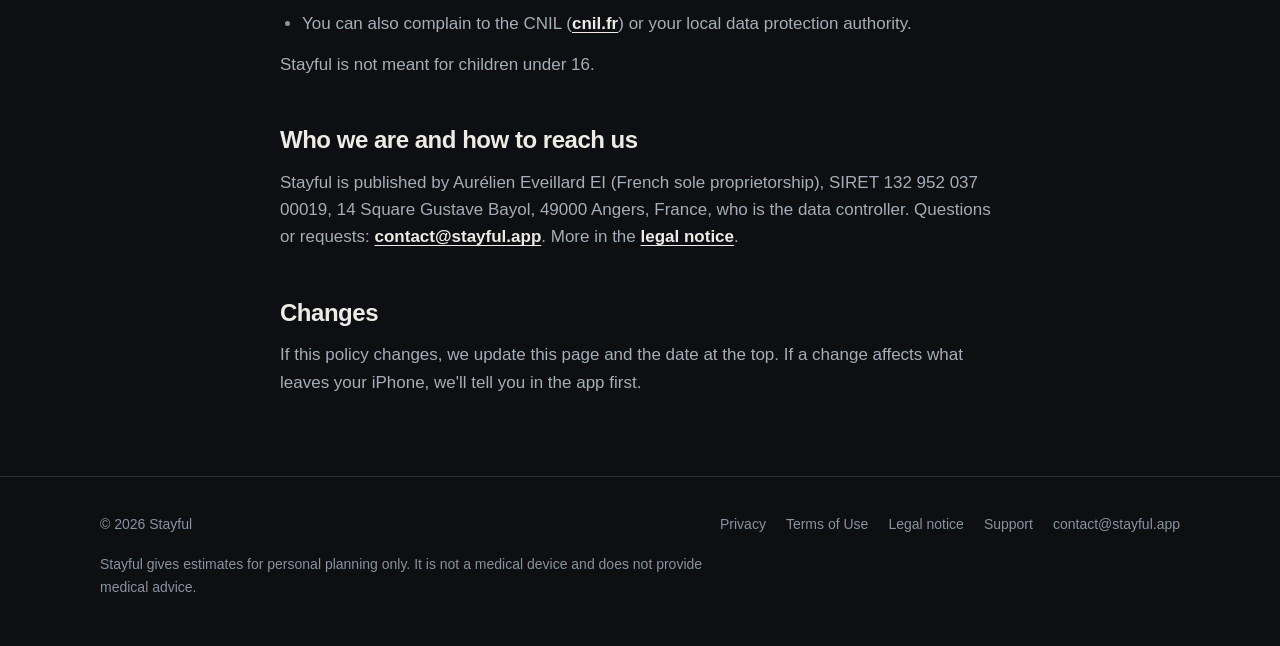
<file: privacy/index.html>
<!doctype html>
<html lang="en">
<head>
<meta charset="utf-8">
<meta name="viewport" content="width=device-width, initial-scale=1, viewport-fit=cover">
<title>Privacy policy · Stayful</title>
<meta name="description" content="What Stayful keeps on your iPhone, what leaves it, and only with your consent.">
<meta name="theme-color" content="#0D0F12">
<meta name="color-scheme" content="dark">
<link rel="icon" type="image/png" href="/favicon.png">
<link rel="apple-touch-icon" href="/img/apple-touch-icon.png">
<link rel="canonical" href="https://stayful.app/privacy">
<link rel="stylesheet" href="/css/doc.css">
</head>
<body>

<header class="nav">
  <div class="wrap">
    <a class="brand" href="/"><img src="/img/icon-64.png" alt="" width="30" height="30">Stayful</a>
    <a class="nav-link" href="/support">Support</a>
  </div>
</header>

<main>
  <div class="wrap">
    <h1>Privacy policy</h1>
    <p class="updated">Last updated: 19 November 2026</p>

    <div class="summary">
      <h2>The short version</h2>
      <ul>
        <li>Stayful has no account and no server of its own. Your sleep, coffees, naps and answers stay on your iPhone.</li>
        <li>Your Apple Health data never leaves your iPhone.</li>
        <li>If you say yes, Stayful sends anonymous usage stats and how far its crash predictions were off, so we can make them more accurate. If you say no, nothing is sent. You can change your mind at any time in Settings.</li>
        <li>Purchases go through Apple. We use RevenueCat to know whether you have Pro, with an anonymous ID.</li>
        <li>We never sell your data, never show ads and never track you across other apps.</li>
      </ul>
    </div>

    <p>This policy applies to the Stayful iOS app, its widgets and this website.</p>

    <h2>Data that stays on your iPhone</h2>
    <p>Stayful keeps what you enter on your device, so it can predict your energy through the day:</p>
    <ul>
      <li>your sleep: bed and wake times you enter, or the sleep read from Apple Health;</li>
      <li>your coffees, energy drinks and naps;</li>
      <li>your answers to the evening crash question and the after-nap question;</li>
      <li>your profile: body weight, caffeine sensitivity, usual sleep times and how long you usually take to fall asleep;</li>
      <li>the busy times you enter, and your onboarding answers.</li>
    </ul>
    <p>We can't see any of it. Your widgets read the same data from your iPhone. Reminders and alerts are scheduled on your iPhone as local notifications. Deleting the app deletes this data. Like any app's data, it can be part of your iPhone's own iCloud backup, which Apple handles.</p>
    <p><strong>Apple Health.</strong> If you allow it, Stayful reads Sleep only, never writes to Health and reads nothing else. Health data never leaves your iPhone and is never used for usage stats, advertising or anything other than your predictions. You can turn access off in the Health app or in iOS Settings &gt; Privacy &amp; Security &gt; Health.</p>

    <h2>Usage stats and prediction accuracy (only if you agree)</h2>
    <p>When you set up Stayful, we ask whether you want to help make predictions more accurate. Nothing below is sent unless you say yes. You can turn it off at any time in Settings &gt; Privacy &gt; Share usage stats; from then on, nothing is sent and your anonymous ID is deleted.</p>

    <h3>What is sent</h3>
    <ul>
      <li><strong>Usage events</strong>: which features you use, such as "coffee logged", "nap started", "Insights opened", "paywall shown" or which Pro plan you chose. Each event can only carry a value from a short fixed list (for example where a coffee was logged from: the app, a widget or a notification). It never carries an amount, a duration or a time.</li>
      <li><strong>Evening check-in</strong>: when you answer the evening crash question, whether you crashed, whether Stayful had predicted a crash that day, how many caffeinated drinks you had before the predicted crash and whether you napped before it.</li>
      <li><strong>Prediction accuracy</strong>: if you crashed, how far the predicted crash was from your answer, rounded to 15 minutes (for example "30 min early"), with a little context: how many caffeinated drinks and whether a nap came before your crash, the day of the week, and your caffeine sensitivity setting (low, normal or high).</li>
      <li><strong>Technical details</strong> sent automatically: app and iOS version, device model, language, region, time zone, hour of the day, accessibility settings, whether the app is a test version, and when the app is installed, updated, opened or closed.</li>
    </ul>
    <p>Drink counts are only ever sent in broad groups (none, 1, 2, 3, 4 or more). Never the time of your crash, an amount in mg, a duration, or anything from Apple Health.</p>
    <p><strong>How it is sent.</strong> Through PostHog, an analytics service, on its EU servers (Frankfurt, Germany). Events are tied to a random ID created for your install, never to your name or Apple ID; it lets us see trends over time without knowing who you are. PostHog does not keep your IP address, and we turn off locating you from it. To keep volumes small, only a random share of installs may send events. Events are kept for up to 2 years, then deleted.</p>
    <p><strong>Why.</strong> To learn which features help, find what breaks, and tune the energy model so crash predictions get closer to real life. The legal basis is your consent.</p>

    <h2>Purchases</h2>
    <p>Stayful Pro is sold through the App Store. Apple handles payment, billing and taxes; we never see your name, email or card details.</p>
    <p>To know whether you have Pro, Stayful uses RevenueCat. It receives an anonymous ID created by RevenueCat and your App Store purchase records (which plan, trial, renewal, restore). We send it nothing else: no profile, no attributes, no advertising data. RevenueCat is based in the United States; transfers rely on the European Commission's Standard Contractual Clauses. It keeps this data for as long as Stayful uses RevenueCat. The legal basis is providing the subscription you bought.</p>
    <p>You manage or cancel your subscription in iOS Settings &gt; [your name] &gt; Subscriptions.</p>

    <h2>This website</h2>
    <p>stayful.app sets no cookies, has no analytics and loads nothing from other servers. It is hosted by GitHub Pages; like any web host, GitHub logs visitors' IP addresses for security purposes (see the <a href="https://docs.github.com/en/site-policy/privacy-policies/github-general-privacy-statement">GitHub Privacy Statement</a>).</p>

    <h2>What we never do</h2>
    <ul>
      <li>Sell or rent your data.</li>
      <li>Show ads, or track you across other apps and websites.</li>
      <li>Send anything from Apple Health off your iPhone.</li>
      <li>Ask for your name, email, contacts, location or calendar.</li>
    </ul>

    <h2>Your choices and rights</h2>
    <ul>
      <li><strong>Usage stats</strong>: on or off at any time in Settings &gt; Privacy &gt; Share usage stats.</li>
      <li><strong>Apple Health</strong>: on or off in the Health app.</li>
      <li><strong>Your data on the iPhone</strong>: delete it by deleting the app.</li>
      <li><strong>Under the GDPR</strong> you can ask to access, correct or delete data about you, object to its use, or withdraw your consent. Because we only hold anonymous IDs, we usually can't tell which data is yours; turning usage stats off deletes your ID and stops anything new from being sent. Write to us and we'll help as far as we can.</li>
      <li>You can also complain to the CNIL (<a href="https://www.cnil.fr">cnil.fr</a>) or your local data protection authority.</li>
    </ul>
    <p>Stayful is not meant for children under 16.</p>

    <h2>Who we are and how to reach us</h2>
    <p>Stayful is published by Aurélien Eveillard EI (French sole proprietorship), SIRET 132 952 037 00019, 14 Square Gustave Bayol, 49000 Angers, France, who is the data controller. Questions or requests: <a href="mailto:contact@stayful.app">contact@stayful.app</a>. More in the <a href="/legal">legal notice</a>.</p>

    <h2>Changes</h2>
    <p>If this policy changes, we update this page and the date at the top. If a change affects what leaves your iPhone, we'll tell you in the app first.</p>
  </div>
</main>

<footer>
  <div class="wrap">
    <div class="row">
      <span>© 2026 Stayful</span>
      <nav aria-label="Legal">
        <a href="/privacy">Privacy</a>
        <a href="https://www.apple.com/legal/internet-services/itunes/dev/stdeula/">Terms of Use</a>
        <a href="/legal">Legal notice</a>
        <a href="/support">Support</a>
        <a href="mailto:contact@stayful.app">contact@stayful.app</a>
      </nav>
    </div>
    <p class="disclaimer">Stayful gives estimates for personal planning only. It is not a medical device and does not provide medical advice.</p>
  </div>
</footer>

</body>
</html>
</file>
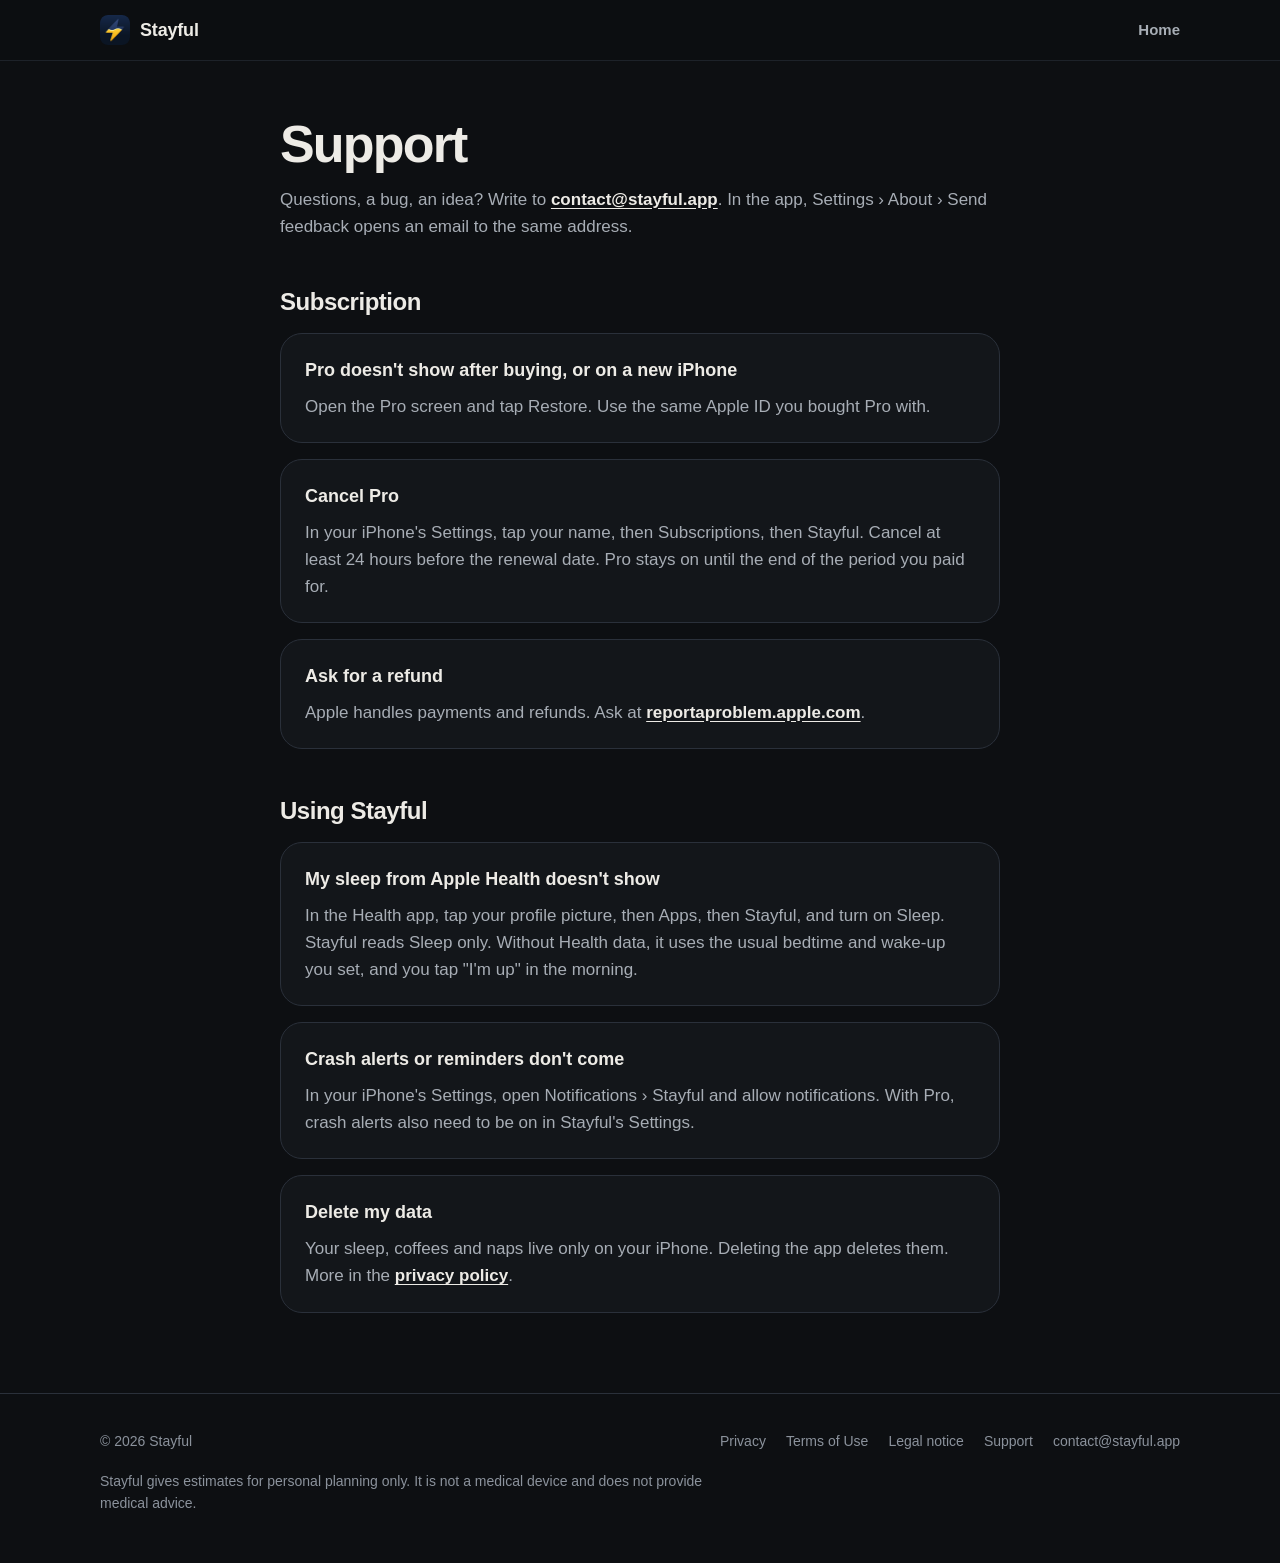
<file: support/index.html>
<!doctype html>
<html lang="en">
<head>
<meta charset="utf-8">
<meta name="viewport" content="width=device-width, initial-scale=1, viewport-fit=cover">
<title>Support · Stayful</title>
<meta name="description" content="Help with Stayful: contact, subscription, Apple Health and notifications.">
<meta name="theme-color" content="#0D0F12">
<meta name="color-scheme" content="dark">
<link rel="icon" type="image/png" href="/favicon.png">
<link rel="apple-touch-icon" href="/img/apple-touch-icon.png">
<link rel="canonical" href="https://stayful.app/support">
<link rel="stylesheet" href="/css/doc.css">
</head>
<body>

<header class="nav">
  <div class="wrap">
    <a class="brand" href="/"><img src="/img/icon-64.png" alt="" width="30" height="30">Stayful</a>
    <a class="nav-link" href="/">Home</a>
  </div>
</header>

<main>
  <div class="wrap">
    <h1>Support</h1>
    <p>Questions, a bug, an idea? Write to <a href="mailto:contact@stayful.app">contact@stayful.app</a>. In the app, Settings › About › Send feedback opens an email to the same address.</p>

    <h2>Subscription</h2>
    <div class="card">
      <h3>Pro doesn't show after buying, or on a new iPhone</h3>
      <p>Open the Pro screen and tap Restore. Use the same Apple ID you bought Pro with.</p>
    </div>
    <div class="card">
      <h3>Cancel Pro</h3>
      <p>In your iPhone's Settings, tap your name, then Subscriptions, then Stayful. Cancel at least 24 hours before the renewal date. Pro stays on until the end of the period you paid for.</p>
    </div>
    <div class="card">
      <h3>Ask for a refund</h3>
      <p>Apple handles payments and refunds. Ask at <a href="https://reportaproblem.apple.com">reportaproblem.apple.com</a>.</p>
    </div>

    <h2>Using Stayful</h2>
    <div class="card">
      <h3>My sleep from Apple Health doesn't show</h3>
      <p>In the Health app, tap your profile picture, then Apps, then Stayful, and turn on Sleep. Stayful reads Sleep only. Without Health data, it uses the usual bedtime and wake-up you set, and you tap "I'm up" in the morning.</p>
    </div>
    <div class="card">
      <h3>Crash alerts or reminders don't come</h3>
      <p>In your iPhone's Settings, open Notifications › Stayful and allow notifications. With Pro, crash alerts also need to be on in Stayful's Settings.</p>
    </div>
    <div class="card">
      <h3>Delete my data</h3>
      <p>Your sleep, coffees and naps live only on your iPhone. Deleting the app deletes them. More in the <a href="/privacy">privacy policy</a>.</p>
    </div>
  </div>
</main>

<footer>
  <div class="wrap">
    <div class="row">
      <span>© 2026 Stayful</span>
      <nav aria-label="Legal">
        <a href="/privacy">Privacy</a>
        <a href="https://www.apple.com/legal/internet-services/itunes/dev/stdeula/">Terms of Use</a>
        <a href="/legal">Legal notice</a>
        <a href="/support">Support</a>
        <a href="mailto:contact@stayful.app">contact@stayful.app</a>
      </nav>
    </div>
    <p class="disclaimer">Stayful gives estimates for personal planning only. It is not a medical device and does not provide medical advice.</p>
  </div>
</footer>

</body>
</html>
</file>
<file: css/doc.css>
/* Shared style for the text pages (privacy, legal, support, 404). Same tokens as the landing page. */
:root{
  --bg:#0D0F12; --surface:#13161A; --tile:#1C2026;
  --border:#2A303A; --text:#EDEBE6; --muted:#A7ADB5; --faint:#8B929C;
  --caffeine:#F2B544; --peak:#7FD49B;
  --gutter:20px;
  --font:-apple-system,BlinkMacSystemFont,"SF Pro Display","SF Pro Text","Helvetica Neue","Segoe UI",Roboto,Arial,sans-serif;
}
*{box-sizing:border-box}
html{-webkit-text-size-adjust:100%}
body{margin:0;background:var(--bg);color:var(--text);font-family:var(--font);font-size:17px;line-height:1.6;-webkit-font-smoothing:antialiased}
a{color:inherit}
.wrap{max-width:760px;margin:0 auto;padding:0 var(--gutter)}

.nav{position:sticky;top:0;z-index:10;background:rgba(13,15,18,.82);backdrop-filter:saturate(160%) blur(14px);-webkit-backdrop-filter:saturate(160%) blur(14px);border-bottom:1px solid rgba(42,48,58,.6)}
.nav .wrap{max-width:1120px;display:flex;align-items:center;justify-content:space-between;height:60px}
.brand{display:flex;align-items:center;gap:10px;text-decoration:none;font-weight:700;font-size:18px;letter-spacing:-.01em}
.brand img{width:30px;height:30px;border-radius:8px}
.nav-link{font-size:15px;font-weight:600;text-decoration:none;color:var(--muted)}
.nav-link:hover{color:var(--text)}

main{padding:56px 0 80px}
h1{font-size:clamp(36px,6vw,52px);font-weight:800;letter-spacing:-.035em;line-height:1.05;margin:0}
.updated{color:var(--faint);font-size:15px;margin:14px 0 0}
h2{font-size:24px;font-weight:700;letter-spacing:-.02em;line-height:1.2;margin:48px 0 0}
h3{font-size:18px;font-weight:700;margin:28px 0 0}
p{margin:14px 0 0;color:var(--muted)}
ul{margin:14px 0 0;padding-left:22px;color:var(--muted)}
li{margin-top:8px}
li::marker{color:var(--faint)}
strong{color:var(--text);font-weight:600}
main a{color:var(--text);font-weight:600;text-underline-offset:3px}

.summary{background:var(--surface);border:1px solid var(--border);border-radius:22px;padding:26px 26px 28px;margin-top:36px}
.summary h2{margin-top:0;font-size:20px}
.summary ul{padding-left:20px}

.card{background:var(--surface);border:1px solid var(--border);border-radius:22px;padding:22px 24px;margin-top:16px}
.card h3{margin:0}
.card p:first-of-type{margin-top:8px}

dl{margin:16px 0 0;display:grid;gap:2px}
dl div{display:grid;gap:2px 20px;padding:12px 0;border-bottom:1px solid var(--border)}
dt{color:var(--faint);font-size:15px}
dd{margin:0;color:var(--text)}
@media(min-width:640px){dl div{grid-template-columns:220px 1fr}}

.lang{display:inline-block;font-size:13px;font-weight:700;letter-spacing:.06em;text-transform:uppercase;color:var(--faint);border:1px solid var(--border);border-radius:999px;padding:3px 10px;margin-top:56px}
.lang + h2{margin-top:14px}

.button{display:inline-flex;align-items:center;gap:10px;padding:13px 24px;border-radius:999px;background:var(--text);color:var(--bg)!important;font-weight:700;text-decoration:none;margin-top:22px}

footer{border-top:1px solid var(--border);padding:36px 0 48px;color:var(--faint);font-size:14px}
footer .wrap{max-width:1120px}
footer .row{display:flex;flex-wrap:wrap;gap:12px 24px;justify-content:space-between;align-items:center}
footer nav{display:flex;flex-wrap:wrap;gap:8px 20px}
footer a{text-decoration:none}
footer a:hover{color:var(--text)}
footer .disclaimer{margin-top:18px;max-width:640px;color:var(--faint)}
</file>
